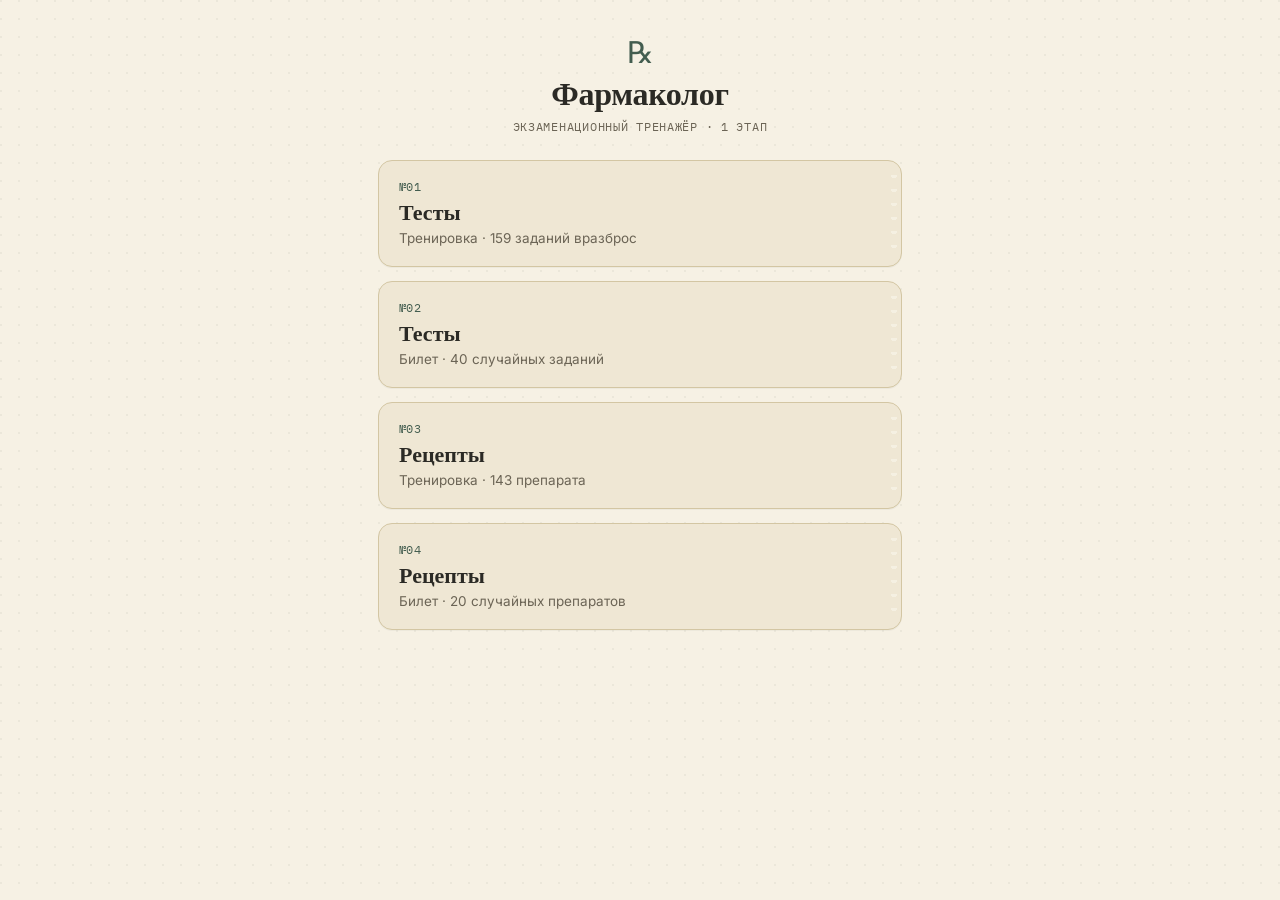
<file: index.html>
<!doctype html>
<html lang="ru">
<head>
<meta charset="utf-8" />
<meta name="viewport" content="width=device-width, initial-scale=1, viewport-fit=cover" />
<title>Фармаколог — тренажёр</title>
<link rel="preconnect" href="https://fonts.googleapis.com">
<link rel="preconnect" href="https://fonts.gstatic.com" crossorigin>
<link href="https://fonts.googleapis.com/css2?family=Fraunces:opsz,wght@9..144,500;9..144,600;9..144,700&family=Inter:wght@400;500;600;700&family=IBM+Plex+Mono:wght@500;600&display=swap" rel="stylesheet">
<link rel="stylesheet" href="style.css" />
<script src="https://telegram.org/js/telegram-web-app.js"></script>
</head>
<body>

<div id="app">

  <!-- HOME SCREEN -->
  <section id="screen-home" class="screen">
    <header class="masthead">
      <div class="masthead-mark">℞</div>
      <h1>Фармаколог</h1>
      <p class="masthead-sub">Экзаменационный тренажёр · 1&nbsp;этап</p>
    </header>

    <nav class="deck">
      <button class="ticket" data-mode="train_test">
        <span class="ticket-no">№01</span>
        <span class="ticket-title">Тесты</span>
        <span class="ticket-desc">Тренировка · 159 заданий вразброс</span>
        <span class="ticket-perf" aria-hidden="true"></span>
      </button>

      <button class="ticket" data-mode="exam_test">
        <span class="ticket-no">№02</span>
        <span class="ticket-title">Тесты</span>
        <span class="ticket-desc">Билет · 40 случайных заданий</span>
        <span class="ticket-perf" aria-hidden="true"></span>
      </button>

      <button class="ticket" data-mode="train_recipe">
        <span class="ticket-no">№03</span>
        <span class="ticket-title">Рецепты</span>
        <span class="ticket-desc">Тренировка · 143 препарата</span>
        <span class="ticket-perf" aria-hidden="true"></span>
      </button>

      <button class="ticket" data-mode="exam_recipe">
        <span class="ticket-no">№04</span>
        <span class="ticket-title">Рецепты</span>
        <span class="ticket-desc">Билет · 20 случайных препаратов</span>
        <span class="ticket-perf" aria-hidden="true"></span>
      </button>
    </nav>
  </section>

  <!-- SESSION SCREEN -->
  <section id="screen-session" class="screen hidden">
    <header class="session-bar">
      <button id="btn-back" class="icon-btn" aria-label="Назад">←</button>
      <span id="session-counter" class="session-counter">1 / 40</span>
      <span id="session-label" class="session-label">тесты</span>
    </header>

    <div id="card-area" class="card-area"></div>
  </section>

  <!-- RESULT SCREEN -->
  <section id="screen-result" class="screen hidden">
    <div class="result-card">
      <div class="result-mark">✓</div>
      <h2>Готово</h2>
      <p id="result-text" class="result-text"></p>
      <button id="btn-again" class="btn-primary">В начало</button>
    </div>
  </section>

</div>

<script src="app.js"></script>
</body>
</html>
</file>
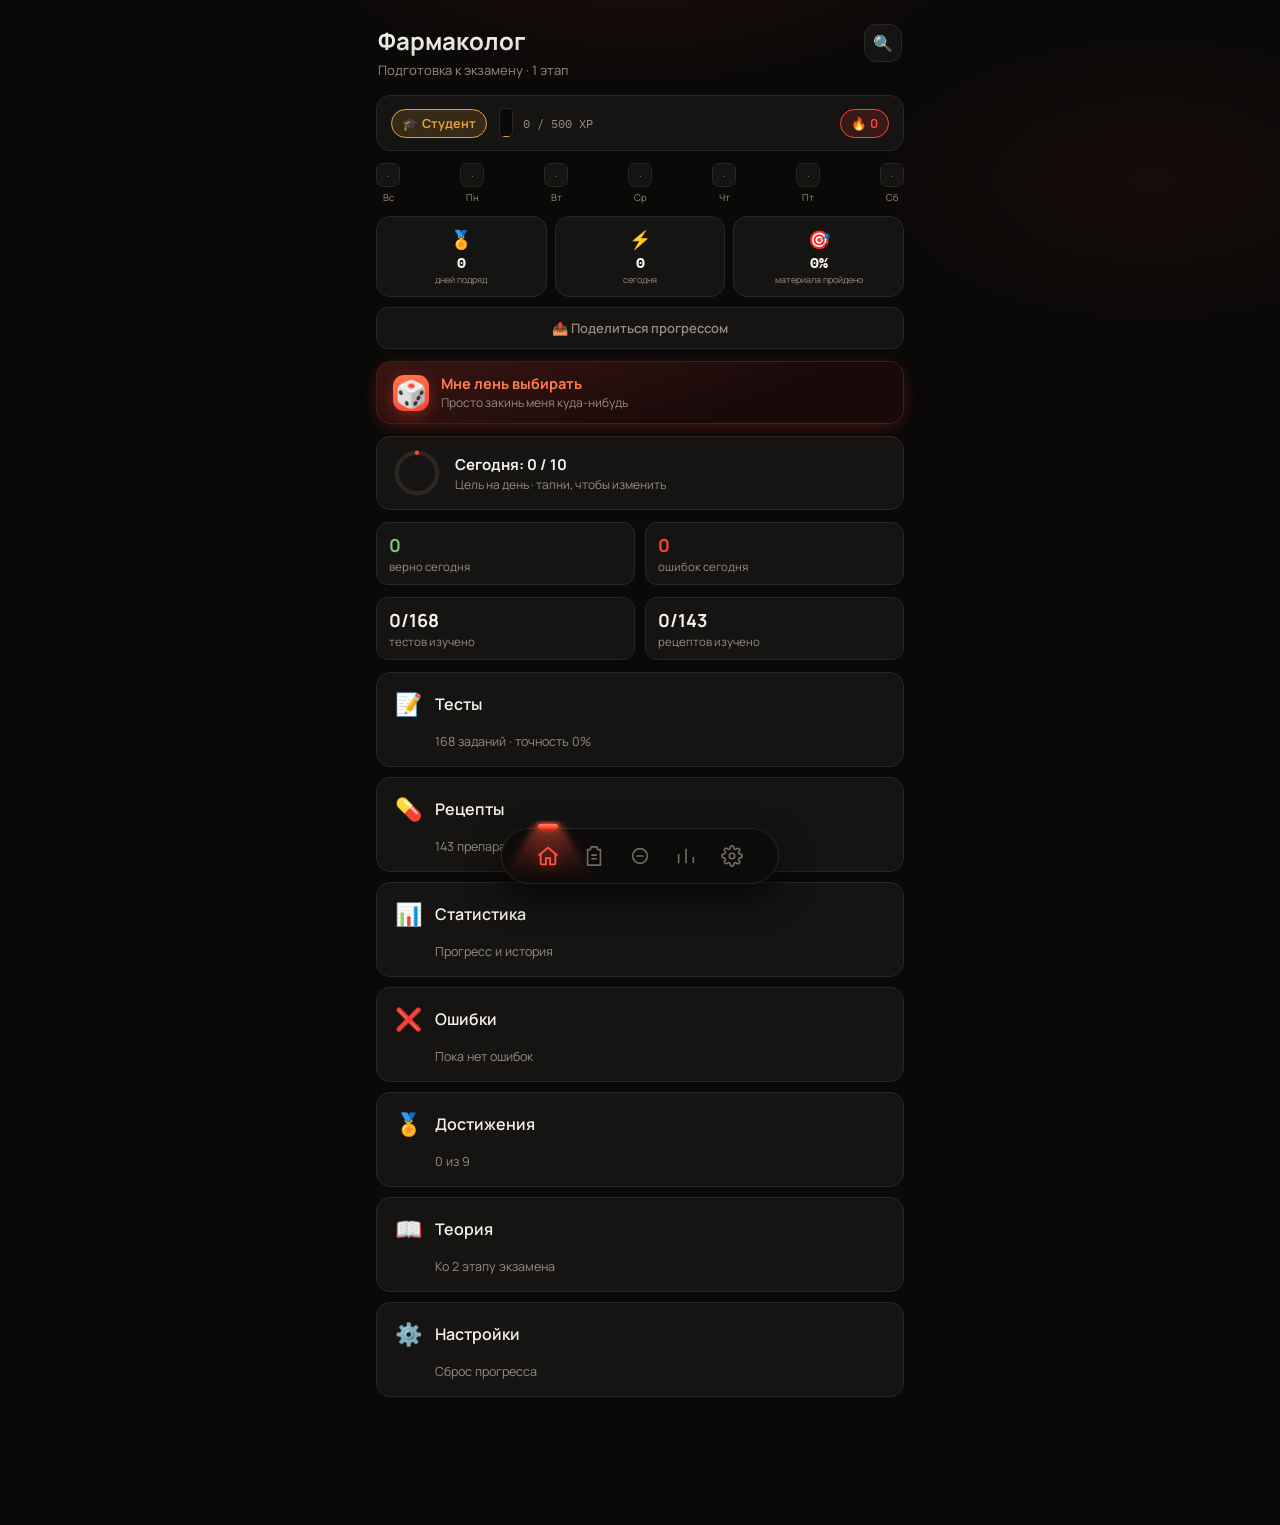
<file: docs/index.html>
<!doctype html>
<html lang="ru">
<head>
<meta charset="utf-8" />
<meta name="viewport" content="width=device-width, initial-scale=1, viewport-fit=cover" />
<title>Фармаколог — тренажёр</title>

<link rel="manifest" href="manifest.json" />
<meta name="theme-color" content="#2563eb" />
<meta name="apple-mobile-web-app-capable" content="yes" />
<meta name="apple-mobile-web-app-status-bar-style" content="black-translucent" />
<meta name="apple-mobile-web-app-title" content="Фарма" />
<link rel="apple-touch-icon" href="apple-touch-icon.png" />
<link rel="icon" href="icon-192.png" />

<link rel="preconnect" href="https://fonts.googleapis.com">
<link rel="preconnect" href="https://fonts.gstatic.com" crossorigin>
<link href="https://fonts.googleapis.com/css2?family=Inter:wght@400;500;600;700&family=Manrope:wght@400;500;600;700;800&family=IBM+Plex+Mono:wght@500;600&display=swap" rel="stylesheet">
<link rel="stylesheet" href="style.css?v=14" />
<script src="https://telegram.org/js/telegram-web-app.js"></script>
</head>
<body>

<div id="app">

  <div id="toast-host" class="toast-host" aria-live="polite"></div>

  <!-- HOME -->
  <section id="screen-home" class="screen">
    <header class="topbar">
      <div class="topbar-row">
        <div>
          <h1>Фармаколог</h1>
          <p class="topbar-sub">Подготовка к экзамену · 1 этап</p>
        </div>
        <button class="icon-btn topbar-search-btn" id="btn-global-search" aria-label="Поиск по всему">🔍</button>
      </div>
    </header>

    <button class="gami-strip" id="gami-strip" data-nav="achievements">
      <div class="gami-rank" id="gami-rank"></div>
      <div class="gami-mid">
        <div class="gami-vial"><div class="gami-vial-fill" id="gami-vial-fill"></div></div>
        <div class="gami-xp" id="gami-xp"></div>
      </div>
      <div class="gami-streak" id="gami-streak"></div>
    </button>
    <div class="gami-week" id="gami-week"></div>
    <div class="badge-row" id="badge-row"></div>
    <button class="share-progress-btn" id="btn-share-progress">📤 Поделиться прогрессом</button>

    <button class="lazy-btn" id="btn-lazy">
      <span class="lazy-btn-icon">🎲</span>
      <span class="lazy-btn-text">
        <span class="lazy-btn-title">Мне лень выбирать</span>
        <span class="lazy-btn-sub">Просто закинь меня куда-нибудь</span>
      </span>
    </button>

    <button class="goal-ring-card" id="goal-ring-card" data-nav="settings">
      <svg class="goal-ring" viewBox="0 0 64 64" id="goal-ring-svg">
        <circle cx="32" cy="32" r="27" fill="none" stroke="var(--border)" stroke-width="6"></circle>
        <circle cx="32" cy="32" r="27" fill="none" stroke="var(--green)" stroke-width="6" stroke-linecap="round"
          id="goal-ring-fill" transform="rotate(-90 32 32)"></circle>
      </svg>
      <span class="goal-ring-text">
        <span class="goal-ring-title" id="goal-ring-title">Сегодня: 0 / 10</span>
        <span class="goal-ring-sub" id="goal-ring-sub">Цель на день</span>
      </span>
    </button>

    <div class="today-strip" id="today-strip"></div>

    <button class="continue-card hidden" id="continue-card">
      <span class="continue-top">
        <span id="continue-title">▶ Продолжить обучение</span>
        <span id="continue-counter"></span>
      </span>
      <span class="continue-bar"><span class="continue-bar-fill" id="continue-bar-fill"></span></span>
    </button>
    <button class="link-btn hidden" id="btn-all-sessions">Все сессии</button>

    <div class="progress-strip" id="progress-strip"></div>

    <nav class="deck" id="home-deck">
      <button class="card" data-nav="tests">
        <span class="card-icon">📝</span>
        <span class="card-title">Тесты</span>
        <span class="card-sub" id="card-tests-sub"></span>
      </button>
      <button class="card" data-nav="recipes">
        <span class="card-icon">💊</span>
        <span class="card-title">Рецепты</span>
        <span class="card-sub" id="card-recipes-sub"></span>
      </button>
      <button class="card" data-nav="stats">
        <span class="card-icon">📊</span>
        <span class="card-title">Статистика</span>
        <span class="card-sub">Прогресс и история</span>
      </button>
      <button class="card" data-nav="errors">
        <span class="card-icon">❌</span>
        <span class="card-title">Ошибки</span>
        <span class="card-sub" id="card-errors-sub"></span>
      </button>
      <button class="card" id="card-achievements" data-nav="achievements">
        <span class="card-icon">🏅</span>
        <span class="card-title">Достижения</span>
        <span class="card-sub" id="card-ach-sub"></span>
      </button>
      <button class="card" data-nav="theory">
        <span class="card-icon">📖</span>
        <span class="card-title">Теория</span>
        <span class="card-sub">Ко 2 этапу экзамена</span>
      </button>
      <button class="card" data-nav="settings">
        <span class="card-icon">⚙️</span>
        <span class="card-title">Настройки</span>
        <span class="card-sub">Сброс прогресса</span>
      </button>
    </nav>
  </section>

  <!-- Модалка "Поделиться прогрессом" -->
  <div id="share-modal" class="share-modal hidden">
    <div class="share-modal-card">
      <canvas id="share-canvas" width="640" height="640"></canvas>
      <div class="share-modal-actions">
        <a id="share-download-link" class="btn-primary" download="pharmabot-progress.png">Скачать картинку</a>
        <button id="share-native-btn" class="link-btn hidden">Поделиться</button>
        <button id="share-close-btn" class="link-btn">Закрыть</button>
      </div>
    </div>
  </div>

  <!-- MODE SELECT (Тесты / Рецепты) -->
  <section id="screen-modes" class="screen hidden">
    <header class="subbar">
      <button class="icon-btn" data-back="home">←</button>
      <span id="modes-title" class="subbar-title"></span>
      <button class="icon-btn search-btn" id="btn-open-search">🔍 Поиск</button>
    </header>
    <div class="mode-list" id="mode-list"></div>
  </section>

  <!-- TOPIC SELECT (по фарм-группам) -->
  <section id="screen-topics" class="screen hidden">
    <header class="subbar">
      <button class="icon-btn" data-back="modes">←</button>
      <span id="topics-title" class="subbar-title">По группам</span>
      <span style="width:40px;"></span>
    </header>
    <div class="mode-list" id="topic-list"></div>
  </section>

  <!-- SEARCH -->
  <section id="screen-search" class="screen hidden">
    <header class="subbar">
      <button class="icon-btn" data-back="modes">←</button>
      <span class="subbar-title" id="search-title">Поиск по тестам</span>
    </header>
    <div class="search-body">
      <input type="text" id="search-input" class="search-input" placeholder="Номер или текст вопроса" autocomplete="off" />
      <div class="filter-chips" id="filter-chips">
        <button class="chip active" data-filter="all">Все</button>
        <button class="chip" data-filter="choice:single">Один ответ</button>
        <button class="chip" data-filter="choice:multi">Несколько ответов</button>
        <button class="chip" data-filter="matching">Соответствие</button>
        <button class="chip" data-filter="table,characterize">Таблица</button>
        <button class="chip" data-filter="fill_blank,fill_blank_simple">Вставить слово</button>
      </div>
      <div class="search-results" id="search-results"></div>
    </div>
  </section>

  <!-- ERRORS HUB -->
  <section id="screen-errors" class="screen hidden">
    <header class="subbar">
      <button class="icon-btn" data-back="home">←</button>
      <span class="subbar-title">Ошибки</span>
    </header>
    <div class="mode-list" id="errors-list"></div>
  </section>

  <!-- SESSIONS HISTORY -->
  <section id="screen-sessions" class="screen hidden">
    <header class="subbar">
      <button class="icon-btn" data-back="home">←</button>
      <span class="subbar-title">Сессии</span>
    </header>
    <div class="mode-list" id="sessions-list"></div>
  </section>

  <!-- SESSION -->
  <section id="screen-session" class="screen hidden">
    <header class="session-bar">
      <button class="icon-btn" data-back="modes">←</button>
      <span id="session-counter" class="session-counter">1 / 40</span>
      <span id="session-timer" class="session-timer hidden"></span>
      <span id="session-label" class="session-label">тесты</span>
    </header>
    <div class="session-progress"><span class="session-progress-fill" id="session-progress-fill"></span></div>
    <div id="card-area" class="card-area"></div>
  </section>

  <!-- RESULT -->
  <section id="screen-result" class="screen hidden">
    <div class="result-card">
      <div class="result-mark" id="result-mark">✓</div>
      <h2 id="result-praise">Готово</h2>
      <p id="result-text" class="result-text"></p>
      <div class="result-actions">
        <button id="btn-review-errors" class="btn-secondary hidden">Разобрать ошибки</button>
        <button id="btn-retry" class="btn-secondary">Пройти ещё раз</button>
        <button id="btn-again" class="btn-primary">На главную</button>
      </div>
    </div>
  </section>

  <!-- STATS -->
  <section id="screen-stats" class="screen hidden">
    <header class="subbar">
      <button class="icon-btn" data-back="home">←</button>
      <span class="subbar-title">Статистика</span>
    </header>
    <div id="stats-body" class="stats-body"></div>
  </section>

  <!-- SETTINGS -->
  <section id="screen-settings" class="screen hidden">
    <header class="subbar">
      <button class="icon-btn" data-back="home">←</button>
      <span class="subbar-title">Настройки</span>
    </header>
    <div class="settings-body">
      <div class="settings-row settings-row-col">
        <div>
          <div class="settings-row-title">Твоё имя</div>
          <div class="settings-row-sub">Для персональной похвалы после экзамена</div>
        </div>
        <input type="text" id="setting-name" class="name-input" placeholder="Например, Магомед" maxlength="40" />
      </div>
      <div class="settings-row">
        <div>
          <div class="settings-row-title">Тёмная тема</div>
          <div class="settings-row-sub">По умолчанию — как в Telegram</div>
        </div>
        <button id="theme-toggle" class="switch" role="switch" aria-checked="false"><span class="switch-knob"></span></button>
      </div>
      <div class="settings-row">
        <div>
          <div class="settings-row-title">Перемешивать варианты</div>
          <div class="settings-row-sub">Случайный порядок ответов в тестах</div>
        </div>
        <button id="setting-shuffle" class="switch" role="switch" aria-checked="false"><span class="switch-knob"></span></button>
      </div>
      <div class="settings-row">
        <div>
          <div class="settings-row-title">Таймер экзамена</div>
          <div class="settings-row-sub">Обратный отсчёт в режиме «Экзамен»</div>
        </div>
        <button id="setting-timer" class="switch" role="switch" aria-checked="false"><span class="switch-knob"></span></button>
      </div>
      <div class="settings-row">
        <div>
          <div class="settings-row-title">Объяснения к тестам</div>
          <div class="settings-row-sub">Блок 💡 с разбором после ответа</div>
        </div>
        <button id="setting-explanations" class="switch" role="switch" aria-checked="true"><span class="switch-knob"></span></button>
      </div>
      <div class="settings-row">
        <div>
          <div class="settings-row-title">Геймификация</div>
          <div class="settings-row-sub">Ранг, опыт, серия дней и достижения на главном</div>
        </div>
        <button id="setting-gamification" class="switch" role="switch" aria-checked="true"><span class="switch-knob"></span></button>
      </div>
      <div class="settings-row">
        <div>
          <div class="settings-row-title">Напоминание про перерыв</div>
          <div class="settings-row-sub">Мягкая подсказка сделать паузу в долгих сессиях</div>
        </div>
        <button id="setting-breaks" class="switch" role="switch" aria-checked="true"><span class="switch-knob"></span></button>
      </div>
      <div class="settings-row settings-row-col">
        <div>
          <div class="settings-row-title">Размер шрифта</div>
          <div class="settings-row-sub">Текст вопросов и вариантов</div>
        </div>
        <div class="segmented" id="setting-fontsize">
          <button data-size="small">A</button>
          <button data-size="medium">A</button>
          <button data-size="large">A</button>
        </div>
      </div>
      <div class="settings-row">
        <div>
          <div class="settings-row-title">Цель на день</div>
          <div class="settings-row-sub">Сколько вопросов/рецептов — «сегодня готово»</div>
        </div>
        <div class="segmented" id="setting-dailygoal">
          <button data-goal="5">5</button>
          <button data-goal="10">10</button>
          <button data-goal="15">15</button>
          <button data-goal="20">20</button>
        </div>
      </div>
      <div class="settings-row settings-row-col">
        <div>
          <div class="settings-row-title">Тест на соответствие</div>
          <div class="settings-row-sub">Как выглядят задания на сопоставление</div>
        </div>
        <div class="segmented" id="setting-matchstyle">
          <button data-style="cards">Карточки</button>
          <button data-style="list">Список</button>
          <button data-style="lines">Линии</button>
        </div>
      </div>
      <p class="settings-note">Прогресс, избранное и статистика хранятся локально в этом браузере/приложении Telegram.</p>
      <button id="btn-reset" class="btn-danger">Сбросить весь прогресс</button>
    </div>
  </section>

  <!-- ACHIEVEMENTS -->
  <section id="screen-achievements" class="screen hidden">
    <header class="subbar">
      <button class="icon-btn" data-back="home">←</button>
      <span class="subbar-title">Достижения</span>
    </header>
    <div class="ach-body" id="ach-body"></div>
  </section>

  <!-- UNLOCK MOMENT -->
  <section id="screen-unlock" class="screen hidden">
    <div class="unlock-overlay">
      <div class="unlock-eyebrow">Новая печать получена</div>
      <div class="unlock-seal" id="unlock-seal"></div>
      <div class="unlock-title" id="unlock-title"></div>
      <div class="unlock-desc" id="unlock-desc"></div>
      <button class="btn-primary unlock-btn" id="btn-unlock-close">Забрать награду</button>
    </div>
  </section>

  <!-- THEORY HUB -->
  <section id="screen-theory-hub" class="screen hidden">
    <header class="subbar">
      <button class="icon-btn" data-back="home">←</button>
      <span class="subbar-title">Теория</span>
    </header>
    <div class="theory-search-wrap">
      <input type="text" id="theory-search-input" class="theory-search-input" placeholder="Поиск по вопросам теории..." />
    </div>
    <div id="theory-search-results" class="theory-search-results hidden"></div>
    <div class="deck" id="theory-hub-body"></div>
  </section>

  <!-- THEORY BOOK PAGE -->
  <section id="screen-theory-list" class="screen hidden">
    <header class="tb-top">
      <button class="icon-btn" data-back="theory-hub">←</button>
      <span class="tb-pool" id="theory-book-pool"></span>
      <span class="tb-pos" id="theory-book-pos"></span>
    </header>
    <div class="tb-progress"><div class="tb-progress-fill" id="theory-book-progress"></div></div>
    <div class="tb-page" id="theory-book-page"></div>
    <div class="tb-pagenav">
      <button class="tb-pagenav-btn" id="theory-book-prev">← Пред. вопрос</button>
      <button class="tb-pagenav-btn" id="theory-book-next">След. вопрос →</button>
    </div>
  </section>

</div>

<div class="navwrap" id="bottom-nav">
  <div class="nav-outer">
    <div class="nav-lamp" id="nav-lamp"></div>
    <svg class="nav-cone" id="nav-cone" width="128" height="100" viewBox="0 0 128 100" aria-hidden="true">
      <defs>
        <linearGradient id="navConeGrad" x1="0" y1="0" x2="0" y2="1">
          <stop offset="0%" stop-color="#ff6448" stop-opacity="0.62"/>
          <stop offset="15%" stop-color="#ff5e42" stop-opacity="0.46"/>
          <stop offset="35%" stop-color="#ff5238" stop-opacity="0.3"/>
          <stop offset="55%" stop-color="#ff4930" stop-opacity="0.17"/>
          <stop offset="75%" stop-color="#ff3f2a" stop-opacity="0.08"/>
          <stop offset="90%" stop-color="#ff3626" stop-opacity="0.03"/>
          <stop offset="100%" stop-color="#ff3626" stop-opacity="0"/>
        </linearGradient>
        <filter id="navConeBlur" x="-20%" y="-20%" width="140%" height="140%">
          <feGaussianBlur stdDeviation="4 1"/>
        </filter>
      </defs>
      <polygon points="54,20 74,20 112,80 16,80" fill="url(#navConeGrad)" filter="url(#navConeBlur)"/>
    </svg>
    <nav class="nav-bar" id="nav-bar">
      <button class="nav-btn" data-nav="home" data-navkey="home" aria-label="Главная">
        <svg viewBox="0 0 24 24"><path d="M3 11.5 12 4l9 7.5"/><path d="M5 10v9a1 1 0 0 0 1 1h4v-6h4v6h4a1 1 0 0 0 1-1v-9"/></svg>
      </button>
      <button class="nav-btn" data-nav="tests" data-navkey="tests" aria-label="Тесты">
        <svg viewBox="0 0 24 24"><path d="M9 2h6l1 3h3v17H5V5h3l1-3Z"/><path d="M9 11h6M9 15h6"/></svg>
      </button>
      <button class="nav-btn" data-nav="recipes" data-navkey="recipes" aria-label="Рецепты">
        <svg viewBox="0 0 24 24"><rect x="4" y="4" width="16" height="16" rx="8"/><path d="M8 12h8"/></svg>
      </button>
      <button class="nav-btn" data-nav="stats" data-navkey="stats" aria-label="Статистика">
        <svg viewBox="0 0 24 24"><path d="M4 20V10M12 20V4M20 20v-7"/></svg>
      </button>
      <button class="nav-btn" data-nav="settings" data-navkey="settings" aria-label="Настройки">
        <svg viewBox="0 0 24 24"><circle cx="12" cy="12" r="3"/><path d="M19.4 15a1.7 1.7 0 0 0 .34 1.87l.06.06a2 2 0 1 1-2.83 2.83l-.06-.06a1.7 1.7 0 0 0-1.87-.34 1.7 1.7 0 0 0-1 1.55V21a2 2 0 0 1-4 0v-.09A1.7 1.7 0 0 0 9 19.4a1.7 1.7 0 0 0-1.87.34l-.06.06a2 2 0 1 1-2.83-2.83l.06-.06A1.7 1.7 0 0 0 4.6 15a1.7 1.7 0 0 0-1.55-1H3a2 2 0 0 1 0-4h.09A1.7 1.7 0 0 0 4.6 9a1.7 1.7 0 0 0-.34-1.87l-.06-.06a2 2 0 1 1 2.83-2.83l.06.06A1.7 1.7 0 0 0 9 4.6a1.7 1.7 0 0 0 1-1.55V3a2 2 0 0 1 4 0v.09a1.7 1.7 0 0 0 1 1.55 1.7 1.7 0 0 0 1.87-.34l.06-.06a2 2 0 1 1 2.83 2.83l-.06.06A1.7 1.7 0 0 0 19.4 9a1.7 1.7 0 0 0 1.55 1H21a2 2 0 0 1 0 4h-.09a1.7 1.7 0 0 0-1.55 1Z"/></svg>
      </button>
    </nav>
  </div>
</div>

<script type="module" src="js/app.js?v=23"></script>
<script>
  if ("serviceWorker" in navigator) {
    window.addEventListener("load", () => {
      navigator.serviceWorker.register("sw.js").catch((err) => console.warn("SW registration failed:", err));
    });
  }
</script>
</body>
</html>
</file>
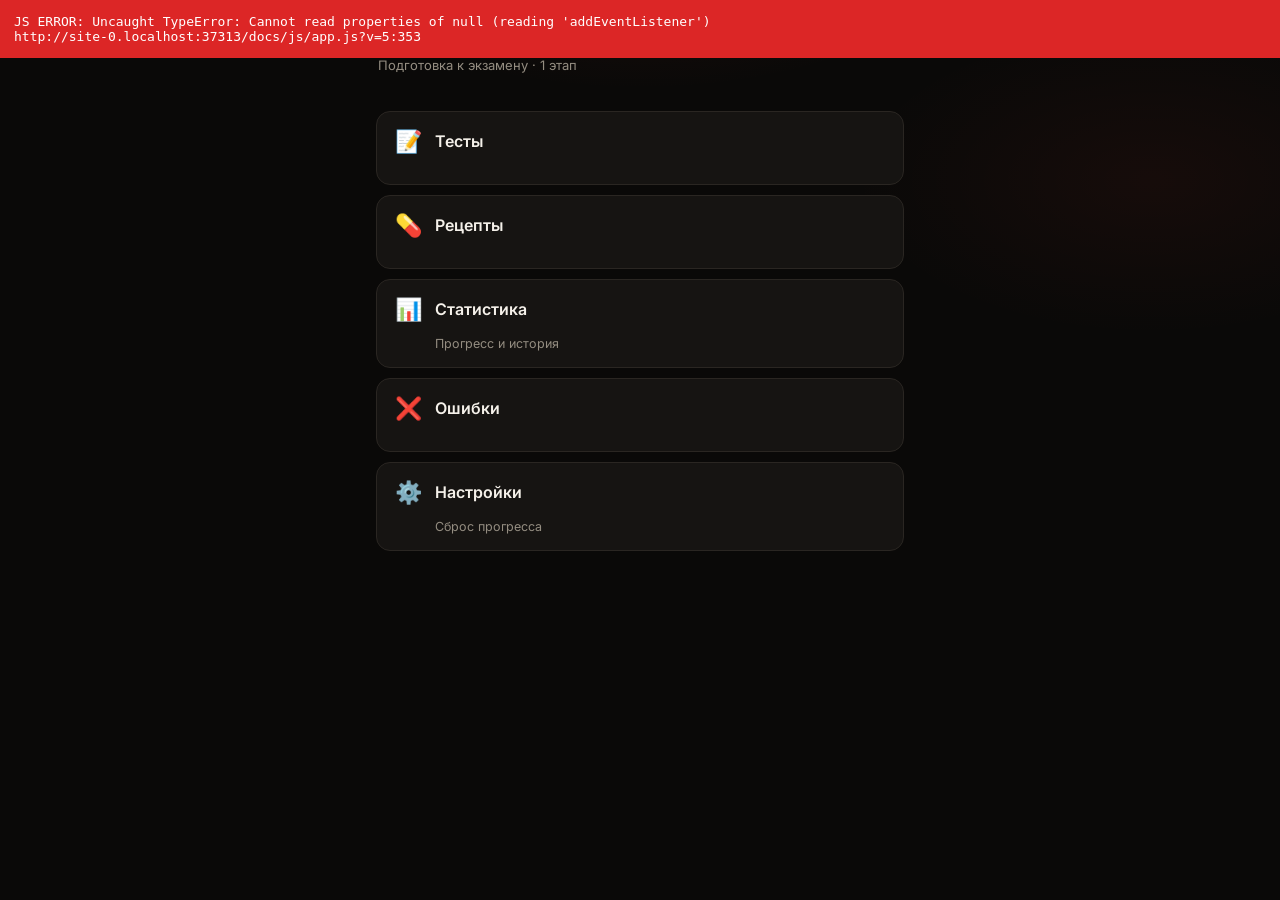
<file: docs/index diag.html>
<!doctype html>
<html lang="ru">
<head>
<meta charset="utf-8" />
<meta name="viewport" content="width=device-width, initial-scale=1, viewport-fit=cover" />
<title>Фармаколог — тренажёр</title>
<link rel="preconnect" href="https://fonts.googleapis.com">
<link rel="preconnect" href="https://fonts.gstatic.com" crossorigin>
<link href="https://fonts.googleapis.com/css2?family=Inter:wght@400;500;600;700&family=IBM+Plex+Mono:wght@500;600&display=swap" rel="stylesheet">
<link rel="stylesheet" href="style.css" />
<script src="https://telegram.org/js/telegram-web-app.js"></script>
</head>
<body>

<div id="app">

  <!-- HOME -->
  <section id="screen-home" class="screen">
    <header class="topbar">
      <h1>Фармаколог</h1>
      <p class="topbar-sub">Подготовка к экзамену · 1 этап</p>
    </header>

    <div class="today-strip" id="today-strip"></div>

    <button class="continue-card hidden" id="continue-card">
      <span class="continue-top">
        <span>▶ Продолжить обучение</span>
        <span id="continue-counter"></span>
      </span>
      <span class="continue-bar"><span class="continue-bar-fill" id="continue-bar-fill"></span></span>
    </button>

    <div class="progress-strip" id="progress-strip"></div>

    <nav class="deck" id="home-deck">
      <button class="card" data-nav="tests">
        <span class="card-icon">📝</span>
        <span class="card-title">Тесты</span>
        <span class="card-sub" id="card-tests-sub"></span>
      </button>
      <button class="card" data-nav="recipes">
        <span class="card-icon">💊</span>
        <span class="card-title">Рецепты</span>
        <span class="card-sub" id="card-recipes-sub"></span>
      </button>
      <button class="card" data-nav="stats">
        <span class="card-icon">📊</span>
        <span class="card-title">Статистика</span>
        <span class="card-sub">Прогресс и история</span>
      </button>
      <button class="card" data-nav="errors">
        <span class="card-icon">❌</span>
        <span class="card-title">Ошибки</span>
        <span class="card-sub" id="card-errors-sub"></span>
      </button>
      <button class="card" data-nav="settings">
        <span class="card-icon">⚙️</span>
        <span class="card-title">Настройки</span>
        <span class="card-sub">Сброс прогресса</span>
      </button>
    </nav>
  </section>

  <!-- MODE SELECT (Тесты / Рецепты) -->
  <section id="screen-modes" class="screen hidden">
    <header class="subbar">
      <button class="icon-btn" data-back="home">←</button>
      <span id="modes-title" class="subbar-title"></span>
      <button class="icon-btn search-btn" id="btn-open-search">🔍 Поиск</button>
    </header>
    <div class="mode-list" id="mode-list"></div>
  </section>

  <!-- SEARCH -->
  <section id="screen-search" class="screen hidden">
    <header class="subbar">
      <button class="icon-btn" data-back="modes">←</button>
      <span class="subbar-title">Поиск по тестам</span>
    </header>
    <div class="search-body">
      <input type="text" id="search-input" class="search-input" placeholder="Номер или текст вопроса" autocomplete="off" />
      <div class="filter-chips" id="filter-chips">
        <button class="chip active" data-filter="all">Все</button>
        <button class="chip" data-filter="choice:single">Один ответ</button>
        <button class="chip" data-filter="choice:multi">Несколько ответов</button>
        <button class="chip" data-filter="matching">Соответствие</button>
        <button class="chip" data-filter="table,characterize">Таблица</button>
        <button class="chip" data-filter="fill_blank,fill_blank_simple">Вставить слово</button>
      </div>
      <div class="search-results" id="search-results"></div>
    </div>
  </section>

  <!-- ERRORS HUB -->
  <section id="screen-errors" class="screen hidden">
    <header class="subbar">
      <button class="icon-btn" data-back="home">←</button>
      <span class="subbar-title">Ошибки</span>
    </header>
    <div class="mode-list" id="errors-list"></div>
  </section>

  <!-- SESSION -->
  <section id="screen-session" class="screen hidden">
    <header class="session-bar">
      <button class="icon-btn" data-back="modes">←</button>
      <span id="session-counter" class="session-counter">1 / 40</span>
      <span id="session-timer" class="session-timer hidden"></span>
      <span id="session-label" class="session-label">тесты</span>
    </header>
    <div class="session-progress"><span class="session-progress-fill" id="session-progress-fill"></span></div>
    <div id="card-area" class="card-area"></div>
  </section>

  <!-- RESULT -->
  <section id="screen-result" class="screen hidden">
    <div class="result-card">
      <div class="result-mark" id="result-mark">✓</div>
      <h2 id="result-praise">Готово</h2>
      <p id="result-text" class="result-text"></p>
      <div class="result-actions">
        <button id="btn-review-errors" class="btn-secondary hidden">Разобрать ошибки</button>
        <button id="btn-retry" class="btn-secondary">Пройти ещё раз</button>
        <button id="btn-again" class="btn-primary">На главную</button>
      </div>
    </div>
  </section>

  <!-- STATS -->
  <section id="screen-stats" class="screen hidden">
    <header class="subbar">
      <button class="icon-btn" data-back="home">←</button>
      <span class="subbar-title">Статистика</span>
    </header>
    <div id="stats-body" class="stats-body"></div>
  </section>

  <!-- SETTINGS -->
  <section id="screen-settings" class="screen hidden">
    <header class="subbar">
      <button class="icon-btn" data-back="home">←</button>
      <span class="subbar-title">Настройки</span>
    </header>
    <div class="settings-body">
      <div class="settings-row settings-row-col">
        <div>
          <div class="settings-row-title">Твоё имя</div>
          <div class="settings-row-sub">Для персональной похвалы после экзамена</div>
        </div>
        <input type="text" id="setting-name" class="name-input" placeholder="Например, Магомед" maxlength="40" />
      </div>
      <div class="settings-row">
        <div>
          <div class="settings-row-title">Тёмная тема</div>
          <div class="settings-row-sub">По умолчанию — как в Telegram</div>
        </div>
        <button id="theme-toggle" class="switch" role="switch" aria-checked="false"><span class="switch-knob"></span></button>
      </div>
      <div class="settings-row">
        <div>
          <div class="settings-row-title">Перемешивать варианты</div>
          <div class="settings-row-sub">Случайный порядок ответов в тестах</div>
        </div>
        <button id="setting-shuffle" class="switch" role="switch" aria-checked="false"><span class="switch-knob"></span></button>
      </div>
      <div class="settings-row">
        <div>
          <div class="settings-row-title">Таймер экзамена</div>
          <div class="settings-row-sub">Обратный отсчёт в режиме «Экзамен»</div>
        </div>
        <button id="setting-timer" class="switch" role="switch" aria-checked="false"><span class="switch-knob"></span></button>
      </div>
      <div class="settings-row settings-row-col">
        <div>
          <div class="settings-row-title">Размер шрифта</div>
          <div class="settings-row-sub">Текст вопросов и вариантов</div>
        </div>
        <div class="segmented" id="setting-fontsize">
          <button data-size="small">A</button>
          <button data-size="medium">A</button>
          <button data-size="large">A</button>
        </div>
      </div>
      <p class="settings-note">Прогресс, избранное и статистика хранятся локально в этом браузере/приложении Telegram.</p>
      <button id="btn-reset" class="btn-danger">Сбросить весь прогресс</button>
    </div>
  </section>

</div>

<script type="module" src="js/app.js?v=5"></script>
</body>
</html>
</file>
<file: style.css>
:root {
  --paper: #f6f1e4;
  --paper-alt: #efe7d4;
  --paper-deep: #e6dcc2;
  --ink: #2b2a25;
  --ink-soft: #6b6455;
  --sage: #435d4f;
  --sage-deep: #324539;
  --plum: #7a3b46;
  --ochre: #a97a24;
  --ochre-bg: #f1e2bd;
  --plum-bg: #f2dde1;
  --rule: #d3c6a3;
  --radius: 14px;
}

* { box-sizing: border-box; }

html, body {
  margin: 0;
  padding: 0;
  background: var(--paper);
  color: var(--ink);
  font-family: "Inter", -apple-system, sans-serif;
  -webkit-font-smoothing: antialiased;
}

body {
  min-height: 100vh;
  background-image:
    radial-gradient(circle at 1px 1px, rgba(43,42,37,0.05) 1px, transparent 0);
  background-size: 18px 18px;
}

#app {
  max-width: 560px;
  margin: 0 auto;
  min-height: 100vh;
  padding: 20px 18px 40px;
}

.hidden { display: none !important; }

/* ---------- Masthead ---------- */

.masthead {
  text-align: center;
  padding: 18px 0 26px;
}

.masthead-mark {
  font-family: "Fraunces", serif;
  font-size: 30px;
  color: var(--sage);
  line-height: 1;
  margin-bottom: 6px;
}

.masthead h1 {
  font-family: "Fraunces", serif;
  font-weight: 600;
  font-size: 32px;
  letter-spacing: -0.01em;
  margin: 0;
}

.masthead-sub {
  font-family: "IBM Plex Mono", monospace;
  font-size: 12px;
  letter-spacing: 0.06em;
  text-transform: uppercase;
  color: var(--ink-soft);
  margin: 6px 0 0;
}

/* ---------- Home deck of tickets ---------- */

.deck {
  display: flex;
  flex-direction: column;
  gap: 14px;
}

.ticket {
  position: relative;
  text-align: left;
  background: var(--paper-alt);
  border: 1px solid var(--rule);
  border-radius: var(--radius);
  padding: 18px 20px 20px;
  cursor: pointer;
  display: flex;
  flex-direction: column;
  gap: 4px;
  font-family: inherit;
  color: inherit;
  transition: transform 0.15s ease, box-shadow 0.15s ease;
  box-shadow: 0 1px 0 rgba(43,42,37,0.04);
}

.ticket:active {
  transform: scale(0.98);
  background: var(--paper-deep);
}

.ticket-no {
  font-family: "IBM Plex Mono", monospace;
  font-size: 12px;
  color: var(--sage);
  letter-spacing: 0.04em;
}

.ticket-title {
  font-family: "Fraunces", serif;
  font-size: 22px;
  font-weight: 600;
}

.ticket-desc {
  font-size: 13.5px;
  color: var(--ink-soft);
}

.ticket-perf {
  position: absolute;
  right: 0;
  top: 14px;
  bottom: 14px;
  width: 14px;
  background-image: radial-gradient(circle at 7px 0, var(--paper) 3px, transparent 3.5px);
  background-size: 14px 14px;
  background-repeat: repeat-y;
  opacity: 0.9;
}

/* ---------- Session screen ---------- */

.session-bar {
  display: flex;
  align-items: center;
  justify-content: space-between;
  padding: 4px 2px 18px;
}

.icon-btn {
  background: none;
  border: none;
  font-size: 20px;
  color: var(--ink);
  cursor: pointer;
  padding: 6px 8px;
  margin-left: -8px;
}

.session-counter {
  font-family: "IBM Plex Mono", monospace;
  font-size: 13px;
  color: var(--sage);
  background: var(--paper-alt);
  border: 1px solid var(--rule);
  border-radius: 20px;
  padding: 4px 12px;
}

.session-label {
  font-family: "IBM Plex Mono", monospace;
  font-size: 11px;
  text-transform: uppercase;
  letter-spacing: 0.06em;
  color: var(--ink-soft);
}

.card-area { display: flex; flex-direction: column; gap: 16px; }

/* prescription slip card */
.slip {
  position: relative;
  background: var(--paper-alt);
  border: 1px solid var(--rule);
  border-radius: var(--radius);
  padding: 22px 20px 20px;
}

.slip::before {
  content: "";
  position: absolute;
  top: -1px; left: 0; right: 0;
  height: 8px;
  background-image: radial-gradient(circle at 10px 0, var(--paper) 4px, transparent 4.5px);
  background-size: 20px 8px;
  background-repeat: repeat-x;
}

.slip-kicker {
  font-family: "IBM Plex Mono", monospace;
  font-size: 11px;
  text-transform: uppercase;
  letter-spacing: 0.07em;
  color: var(--sage);
  margin-bottom: 10px;
}

.slip-question {
  font-size: 16.5px;
  line-height: 1.5;
  white-space: pre-wrap;
}

.slip-question b { color: var(--sage-deep); }

.slip-question .blank {
  display: inline-block;
  padding: 0 6px;
  border-bottom: 2px dotted var(--ink-soft);
  color: var(--ink-soft);
}

/* choice options */
.options { display: flex; flex-direction: column; gap: 10px; margin-top: 16px; }

.opt {
  text-align: left;
  background: var(--paper);
  border: 1px solid var(--rule);
  border-radius: 10px;
  padding: 12px 14px;
  font-size: 15px;
  font-family: inherit;
  color: var(--ink);
  cursor: pointer;
  display: flex;
  gap: 10px;
}

.opt .opt-label {
  font-family: "IBM Plex Mono", monospace;
  color: var(--sage);
  flex-shrink: 0;
}

.opt.selected { border-color: var(--sage); background: #eef1ea; }
.opt.correct { border-color: var(--sage); background: var(--ochre-bg); }
.opt.incorrect { border-color: var(--plum); background: var(--plum-bg); }
.opt[disabled] { cursor: default; }

.verdict {
  margin-top: 14px;
  font-family: "IBM Plex Mono", monospace;
  font-size: 13px;
  letter-spacing: 0.03em;
}
.verdict.ok { color: var(--sage-deep); }
.verdict.no { color: var(--plum); }

/* actions row */
.actions { display: flex; gap: 10px; margin-top: 6px; }

.btn-primary {
  flex: 1;
  background: var(--sage);
  color: var(--paper);
  border: none;
  border-radius: 10px;
  padding: 14px 16px;
  font-size: 15px;
  font-weight: 600;
  font-family: inherit;
  cursor: pointer;
}
.btn-primary:active { background: var(--sage-deep); }

.btn-secondary {
  flex: 1;
  background: none;
  border: 1px solid var(--rule);
  color: var(--ink);
  border-radius: 10px;
  padding: 14px 16px;
  font-size: 15px;
  font-family: inherit;
  cursor: pointer;
}

.btn-ghost-pair { display: flex; gap: 10px; margin-top: 6px; }
.btn-know {
  flex: 1; background: var(--ochre-bg); border: 1px solid var(--ochre);
  color: var(--sage-deep); border-radius: 10px; padding: 14px; font-size: 15px;
  font-family: inherit; cursor: pointer; font-weight: 600;
}
.btn-dont {
  flex: 1; background: var(--plum-bg); border: 1px solid var(--plum);
  color: var(--plum); border-radius: 10px; padding: 14px; font-size: 15px;
  font-family: inherit; cursor: pointer; font-weight: 600;
}

/* recipe rx block */
.rx-block {
  margin-top: 14px;
  background: var(--paper);
  border: 1px dashed var(--rule);
  border-radius: 10px;
  padding: 14px 16px;
  font-family: "IBM Plex Mono", monospace;
  font-size: 13.5px;
  line-height: 1.7;
  white-space: pre-wrap;
}

/* ---------- Result screen ---------- */

#screen-result { display: flex; align-items: center; min-height: 80vh; }

.result-card {
  width: 100%;
  text-align: center;
  background: var(--paper-alt);
  border: 1px solid var(--rule);
  border-radius: var(--radius);
  padding: 40px 24px;
}

.result-mark {
  font-size: 34px;
  color: var(--sage);
  margin-bottom: 10px;
}

.result-card h2 {
  font-family: "Fraunces", serif;
  font-size: 26px;
  margin: 0 0 10px;
}

.result-text {
  color: var(--ink-soft);
  font-size: 14.5px;
  line-height: 1.6;
  margin: 0 0 22px;
  white-space: pre-line;
}
</file>
<file: docs/style.css>
:root {
  --tg-safe-top: env(safe-area-inset-top, 0px);
  --tg-safe-bottom: env(safe-area-inset-bottom, 0px);
  --bg: #f7f5f2;
  --surface: #ffffff;
  --surface-2: #f1efe9;
  --ink: #1c1a17;
  --ink-soft: #6b675e;
  --border: #e8e3d9;
  --blue: #e0432f;
  --blue-soft: #fdecea;
  --accent: #e0432f;
  --accent-2: #ff6a4d;
  --accent-soft: #fdecea;
  --accent-glow: rgba(224, 67, 47, 0.25);
  --green: #178a4c;
  --green-soft: #e7f7ed;
  --red: #dc2626;
  --red-soft: #fdecec;
  --amber: #b5720a;
  --amber-soft: #fdf3e3;
  --radius: 14px;
}

html[data-theme="dark"] {
  --bg: #0a0908;
  --surface: #161412;
  --surface-2: #1e1b18;
  --ink: #f5f1ea;
  --ink-soft: #948d81;
  --border: #2a2622;
  --blue: #ff4433;
  --blue-soft: #3a1512;
  --accent: #ff4433;
  --accent-2: #ff7a4d;
  --accent-soft: #3a1512;
  --accent-glow: rgba(255, 68, 51, 0.5);
  --green: #7ac47e;
  --green-soft: #163326;
  --red: #ff4433;
  --red-soft: #3a1512;
  --amber: #e2a13a;
  --amber-soft: #2f2716;
}

html, body { transition: background-color 0.2s ease, color 0.2s ease; }

* { box-sizing: border-box; }
button { color: inherit; font: inherit; }

html, body {
  margin: 0; padding: 0;
  background: var(--bg);
  color: var(--ink);
  font-family: "Manrope", "Inter", -apple-system, sans-serif;
  -webkit-font-smoothing: antialiased;
}

html[data-theme="dark"] body {
  background:
    radial-gradient(600px 300px at 50% -10%, rgba(255, 68, 51, 0.10), transparent 60%),
    radial-gradient(500px 260px at 90% 20%, rgba(255, 68, 51, 0.05), transparent 60%),
    var(--bg);
  background-attachment: fixed;
}

#app { max-width: 560px; margin: 0 auto; min-height: 100vh; padding: calc(18px + var(--tg-safe-top)) 16px 40px; }
#app { padding-bottom: calc(128px + var(--tg-safe-bottom)); }

.topbar h1 {
  background: linear-gradient(180deg, #fff, #cfc9c0 130%);
  -webkit-background-clip: text; background-clip: text;
}
html[data-theme="dark"] .topbar h1 { color: transparent; }
html:not([data-theme="dark"]) .topbar h1 { -webkit-text-fill-color: initial; background: none; color: var(--ink); }
.hidden { display: none !important; }

.topbar { padding: 6px 2px 14px; }
.topbar h1 { font-size: 24px; font-weight: 700; margin: 0; }
.topbar-sub { margin: 4px 0 0; font-size: 13px; color: var(--ink-soft); }

.today-strip, .progress-strip {
  display: flex; gap: 10px; margin-bottom: 12px;
}
.stat-chip {
  flex: 1; background: var(--surface); border: 1px solid var(--border);
  border-radius: 12px; padding: 10px 12px;
}
.stat-chip .n { font-size: 18px; font-weight: 700; }
.stat-chip .l { font-size: 11.5px; color: var(--ink-soft); margin-top: 2px; }
.stat-chip.ok .n { color: var(--green); }
.stat-chip.no .n { color: var(--red); }

.continue-card {
  display: block; width: 100%; text-align: left; font-family: inherit; cursor: pointer;
  background: var(--blue-soft); border: 1px solid var(--blue); border-radius: var(--radius);
  padding: 14px 16px; margin-bottom: 12px; color: inherit;
}
.continue-top { display: flex; justify-content: space-between; align-items: center; font-size: 14.5px; font-weight: 600; color: var(--blue); }
.continue-bar { display: block; height: 6px; border-radius: 999px; background: rgba(37,99,235,0.15); margin-top: 10px; overflow: hidden; }
.continue-bar-fill { display: block; height: 100%; background: var(--blue); border-radius: 999px; transition: width 0.2s ease; }

.lazy-btn {
  display: flex; align-items: center; gap: 12px; width: 100%; text-align: left;
  font-family: inherit; cursor: pointer; color: inherit;
  background: linear-gradient(135deg, #e0432f14, #e0432f08);
  border: 1px solid #e0432f45; border-radius: var(--radius);
  padding: 12px 16px; margin-bottom: 12px;
}
.lazy-btn:active { background: linear-gradient(135deg, #e0432f22, #e0432f10); }
.lazy-btn-icon { font-size: 26px; flex-shrink: 0; }
.lazy-btn-text { display: flex; flex-direction: column; min-width: 0; }
.lazy-btn-title { font-size: 14.5px; font-weight: 700; color: #c9351f; }
.lazy-btn-sub { font-size: 12px; color: var(--ink-soft); margin-top: 1px; }
html[data-theme="dark"] .lazy-btn {
  background: linear-gradient(160deg, var(--accent-soft), #170a09 70%);
  border-color: #4a1c17;
  box-shadow: 0 4px 20px -8px var(--accent-glow);
}
html[data-theme="dark"] .lazy-btn-title { color: var(--accent-2); }
html[data-theme="dark"] .lazy-btn-icon {
  background: linear-gradient(160deg, var(--accent-2), var(--accent));
  border-radius: 11px; display: inline-flex; align-items: center; justify-content: center;
  width: 36px; height: 36px; box-shadow: 0 4px 16px -2px var(--accent-glow);
}

.toast-host {
  position: fixed; top: max(12px, env(safe-area-inset-top)); left: 0; right: 0;
  display: flex; flex-direction: column; align-items: center; gap: 8px;
  pointer-events: none; z-index: 999;
}
.toast {
  font-size: 14px; font-weight: 700; color: #fff; padding: 9px 18px; border-radius: 999px;
  box-shadow: 0 4px 14px rgba(0,0,0,0.2); animation: toast-in 0.22s cubic-bezier(.34,1.56,.64,1);
  white-space: nowrap;
}
.toast-streak { background: linear-gradient(135deg, #f97316, #ea580c); }
.toast-bonus { background: linear-gradient(135deg, #7c3aed, #6d28d9); }
.toast-break { background: linear-gradient(135deg, #0d9488, #0f766e); white-space: normal; max-width: 82vw; text-align: center; line-height: 1.35; }

.goal-ring-card {
  display: flex; align-items: center; gap: 14px; width: 100%; text-align: left;
  font-family: inherit; cursor: pointer; color: inherit;
  background: var(--surface); border: 1px solid var(--border); border-radius: var(--radius);
  padding: 12px 16px; margin-bottom: 12px;
}
.goal-ring { width: 48px; height: 48px; flex-shrink: 0; }
#goal-ring-fill { transition: stroke-dasharray 0.3s ease; }
.goal-ring-text { display: flex; flex-direction: column; min-width: 0; }
.goal-ring-title { font-size: 15px; font-weight: 700; }
.goal-ring-sub { font-size: 12px; color: var(--ink-soft); margin-top: 1px; }
.toast-out { animation: toast-out 0.3s ease forwards; }
@keyframes toast-in { from { opacity: 0; transform: translateY(-14px) scale(0.9); } to { opacity: 1; transform: none; } }
@keyframes toast-out { to { opacity: 0; transform: translateY(-10px) scale(0.95); } }

.session-progress { height: 5px; border-radius: 999px; background: var(--border); margin-bottom: 14px; overflow: hidden; }
.session-progress-fill { display: block; height: 100%; background: var(--blue); border-radius: 999px; transition: width 0.2s ease; }
.session-timer {
  font-family: "IBM Plex Mono", monospace; font-size: 13px; color: var(--amber);
  background: #fdf3e3; border-radius: 20px; padding: 4px 12px;
}
html[data-theme="dark"] .session-timer { background: #3a2f16; }
.session-timer.warn { color: var(--red); background: var(--red-soft); }
.session-timer.session-timer-sprint { color: var(--blue); background: var(--blue-soft); }
.session-timer.session-timer-sprint.warn { color: var(--red); background: var(--red-soft); }

.deck { display: flex; flex-direction: column; gap: 10px; margin-top: 8px; }

.card {
  display: flex; align-items: center; gap: 12px;
  text-align: left; background: var(--surface); border: 1px solid var(--border);
  border-radius: var(--radius); padding: 16px; cursor: pointer;
  font-family: inherit; color: inherit;
}
.card:active { background: #f0f2f5; }
.card-icon { font-size: 22px; width: 30px; text-align: center; flex-shrink: 0; }
.card-title { font-size: 16px; font-weight: 600; display: block; }
.card-sub { font-size: 12.5px; color: var(--ink-soft); display: block; }
.card > .card-title, .card > .card-sub { flex: none; }
.card { flex-wrap: wrap; }
.card-title { width: calc(100% - 42px); }
.card-sub { width: calc(100% - 42px); margin-left: 42px; margin-top: 2px; }

.subbar, .session-bar {
  display: flex; align-items: center; gap: 10px; padding: 4px 0 16px;
}
.subbar-title { font-size: 17px; font-weight: 700; flex: 1; }
.search-btn {
  font-size: 14px; font-weight: 600; margin-left: 0;
  background: var(--blue-soft); color: var(--blue); border-radius: 20px; padding: 8px 14px;
}
.icon-btn {
  background: none; border: none; font-size: 20px; color: var(--ink);
  cursor: pointer; padding: 6px 8px; margin-left: -8px;
}
.session-bar { justify-content: space-between; }
.session-counter {
  font-family: "IBM Plex Mono", monospace; font-size: 13px; color: var(--blue);
  background: var(--blue-soft); border-radius: 20px; padding: 4px 12px;
}
.session-label {
  font-size: 11px; text-transform: uppercase; letter-spacing: 0.05em; color: var(--ink-soft);
}

.search-body { display: flex; flex-direction: column; gap: 12px; }
.search-input {
  width: 100%; border: 1px solid var(--border); border-radius: 12px;
  padding: 13px 14px; font-family: inherit; font-size: 15px;
  background: var(--surface); color: var(--ink); box-sizing: border-box;
}
.search-input:focus { outline: none; border-color: var(--blue); }
.filter-chips { display: flex; flex-wrap: wrap; gap: 8px; }
.chip {
  background: var(--surface); border: 1px solid var(--border); border-radius: 999px;
  padding: 7px 13px; font-size: 12.5px; font-family: inherit; color: var(--ink-soft); cursor: pointer;
}
.chip.active { background: var(--blue); border-color: var(--blue); color: #fff; }
.search-results { display: flex; flex-direction: column; gap: 8px; }
.search-hit {
  display: block; width: 100%; text-align: left; background: var(--surface); border: 1px solid var(--border);
  border-radius: 12px; padding: 12px 14px; font-family: inherit; cursor: pointer; color: inherit;
}
.search-hit .n { font-family: "IBM Plex Mono", monospace; font-size: 12px; color: var(--blue); margin-right: 6px; }
.search-hit .t { font-size: 14px; line-height: 1.4; }
.search-empty { text-align: center; color: var(--ink-soft); font-size: 13.5px; padding: 30px 10px; }

.mode-list { display: flex; flex-direction: column; gap: 10px; }
.mode-btn {
  display: flex; justify-content: space-between; align-items: center; gap: 10px;
  background: var(--surface); border: 1px solid var(--border); border-radius: 12px;
  padding: 14px 16px; font-family: inherit; cursor: pointer; text-align: left;
}
.mode-btn > span:first-child { min-width: 0; overflow-wrap: anywhere; }
.mode-btn .t { font-size: 15px; font-weight: 600; }
.mode-btn .d { font-size: 12.5px; color: var(--ink-soft); margin-top: 2px; }
.mode-btn .n { font-family: "IBM Plex Mono", monospace; font-size: 13px; color: var(--ink-soft); flex-shrink: 0; }
.mode-btn-highlight { background: var(--blue-soft); border-color: var(--blue); }
.mode-btn-highlight .t { color: var(--blue); }
.mode-btn-highlight .n { color: var(--blue); }
.mode-btn[disabled] { opacity: 0.45; }

.card-area { display: flex; flex-direction: column; gap: 16px; }

.slip {
  position: relative; background: var(--surface); border: 1px solid var(--border);
  border-radius: var(--radius); padding: 18px 18px 18px;
}

.slip-top { display: flex; justify-content: space-between; align-items: flex-start; gap: 10px; margin-bottom: 10px; }
.slip-kicker {
  font-size: 11px; text-transform: uppercase; letter-spacing: 0.06em; color: var(--blue);
}
.slip-top-right { display: flex; align-items: center; gap: 8px; flex-shrink: 0; }
.fav-btn {
  background: none; border: none; font-size: 20px; cursor: pointer; line-height: 1;
  color: #d1d5db; padding: 0;
}
.fav-btn.active { color: var(--amber); }

.slip-question { font-size: 16px; line-height: 1.55; white-space: pre-wrap; }
.slip-question b { color: var(--ink); }
.slip-question .blank {
  display: inline-block; padding: 0 6px; border-bottom: 2px dotted var(--ink-soft); color: var(--ink-soft);
}

.options { display: flex; flex-direction: column; gap: 9px; margin-top: 16px; }

.opt {
  text-align: left; background: var(--bg); border: 1px solid var(--border); border-radius: 10px;
  padding: 12px 14px; font-size: 15px; font-family: inherit; color: var(--ink); cursor: pointer;
  display: flex; gap: 10px; overflow-wrap: anywhere;
}
.opt > span:last-child { min-width: 0; }
.opt .opt-label { font-family: "IBM Plex Mono", monospace; color: var(--blue); flex-shrink: 0; }
.opt.selected { border-color: var(--blue); background: var(--blue-soft); }
.opt.correct { border-color: var(--green); background: var(--green-soft); }
.opt.incorrect { border-color: var(--red); background: var(--red-soft); }
.opt[disabled] { cursor: default; }

.verdict { margin-top: 14px; font-size: 14px; font-weight: 600; }
.explain-box {
  margin-top: 12px; background: var(--blue-soft); border: 1px solid var(--blue);
  border-radius: 10px; padding: 11px 13px;
}
.explain-label { font-size: 11.5px; font-weight: 700; color: var(--blue); text-transform: uppercase; letter-spacing: 0.03em; }
.explain-text { font-size: 13.5px; line-height: 1.5; margin-top: 4px; color: var(--ink); }
.verdict.ok { color: var(--green); }
.verdict.no { color: var(--red); }

.explanation {
  margin-top: 10px; font-size: 13.5px; color: var(--ink-soft); background: var(--bg);
  border-radius: 10px; padding: 10px 12px; line-height: 1.5;
}

.actions { display: flex; gap: 10px; margin-top: 6px; }

.btn-primary {
  flex: 1; background: var(--blue); color: #fff; border: none; border-radius: 10px;
  padding: 14px 16px; font-size: 15px; font-weight: 600; font-family: inherit; cursor: pointer;
}
.btn-primary:active { background: #1d4ed8; }
.btn-primary[disabled] { opacity: 0.4; cursor: default; }

.btn-secondary {
  flex: 1; background: none; border: 1px solid var(--border); color: var(--ink);
  border-radius: 10px; padding: 14px 16px; font-size: 15px; font-family: inherit; cursor: pointer;
}

.btn-danger {
  background: var(--red-soft); border: 1px solid var(--red); color: var(--red);
  border-radius: 10px; padding: 14px 16px; font-size: 15px; font-family: inherit; cursor: pointer; width: 100%;
}

.btn-know, .btn-dont {
  flex: 1; border-radius: 10px; padding: 14px; font-size: 15px; font-family: inherit;
  cursor: pointer; font-weight: 600;
}
.btn-know { background: var(--green-soft); border: 1px solid var(--green); color: var(--green); }
.btn-dont { background: var(--red-soft); border: 1px solid var(--red); color: var(--red); }
.btn-ghost-pair { display: flex; gap: 10px; margin-top: 6px; }

.legend {
  display: flex; flex-wrap: wrap; gap: 8px;
  margin: 12px -18px 14px; padding: 10px 18px 12px;
  position: sticky; top: 0; z-index: 5;
  background: var(--surface); border-bottom: 1px solid var(--border);
}
.legend-chip {
  background: var(--bg); border: 1px solid var(--border); border-radius: 10px;
  padding: 8px 10px; font-size: 13px; display: flex; gap: 6px;
  overflow-wrap: anywhere; min-width: 0;
}
.legend-num { font-family: "IBM Plex Mono", monospace; color: var(--blue); font-weight: 600; }

.match-list { display: flex; flex-direction: column; gap: 10px; margin-top: 4px; }
.match-row {
  border: 1px solid var(--border); border-radius: 10px; padding: 10px 12px; background: var(--bg);
}
.match-item { font-size: 14.5px; margin-bottom: 8px; font-weight: 600; }
.match-picks { display: flex; gap: 6px; flex-wrap: wrap; }
.pick-btn {
  background: var(--surface); border: 1px solid var(--border); border-radius: 8px;
  padding: 7px 12px; font-family: "IBM Plex Mono", monospace; font-size: 13px; cursor: pointer;
}
.pick-btn.picked { background: var(--blue); color: #fff; border-color: var(--blue); }
.pick-btn[disabled] { cursor: default; opacity: 0.8; }
.match-row.row-ok { border-color: var(--green); background: var(--green-soft); }
.match-row.row-no { border-color: var(--red); background: var(--red-soft); }
.row-hint { margin-top: 8px; font-size: 12.5px; color: var(--ink-soft); }

.match-acc { display: flex; flex-direction: column; gap: 8px; margin-top: 4px; }
.acc-item {
  border: 1px solid var(--border); border-radius: 10px; background: var(--bg); overflow: hidden;
}
.acc-item.row-ok { border-color: var(--green); background: var(--green-soft); }
.acc-item.row-no { border-color: var(--red); background: var(--red-soft); }
.acc-head {
  display: flex; justify-content: space-between; align-items: center; gap: 10px;
  padding: 12px 14px; cursor: pointer;
}
.acc-title { font-size: 14.5px; font-weight: 600; overflow-wrap: anywhere; min-width: 0; }
.acc-badge {
  font-size: 11.5px; color: var(--ink-soft); background: var(--surface); border: 1px solid var(--border);
  border-radius: 999px; padding: 3px 9px; white-space: nowrap; flex-shrink: 0;
}
.acc-badge.done { color: var(--green); border-color: var(--green); }
.acc-item .acc-body { display: none; padding: 0 14px 12px; }
.acc-item.open .acc-body { display: block; }
.check-row { display: flex; align-items: center; gap: 10px; padding: 8px 0; font-size: 14px; cursor: pointer; overflow-wrap: anywhere; }
.check-box {
  width: 20px; height: 20px; border-radius: 6px; border: 1px solid var(--border); background: var(--surface);
  display: flex; align-items: center; justify-content: center; font-size: 12px; color: var(--green); flex-shrink: 0;
}
.check-box.on { background: var(--green-soft); border-color: var(--green); }

.lines-hint { font-size: 12px; color: var(--ink-soft); margin: 2px 0 12px; }
.lines-wrap { position: relative; display: flex; justify-content: space-between; gap: 10px; }
.lines-svg { position: absolute; top: 0; left: 0; width: 100%; height: 100%; pointer-events: none; z-index: 1; }
.lines-svg line { stroke: var(--blue); stroke-width: 2; }
.lines-svg line.ok { stroke: var(--green); }
.lines-svg line.no { stroke: var(--red); }
.lines-col { flex: 1; display: flex; flex-direction: column; gap: 10px; z-index: 2; min-width: 0; }
.line-node {
  border: 1px solid var(--border); border-radius: 10px; padding: 11px 12px; background: var(--bg);
  font-size: 13.5px; line-height: 1.3; cursor: pointer; overflow-wrap: anywhere; min-width: 0;
}
.lines-col:last-child .line-node { text-align: right; }
.line-node.active { border-color: var(--blue); background: var(--blue-soft); }
.line-node.has-line { border-color: var(--green); }
.line-node.locked { cursor: default; }
.lines-hints { margin-top: 12px; display: flex; flex-direction: column; gap: 4px; }

.axis-block { margin-top: 14px; }
.axis-block:first-child { margin-top: 14px; }
.axis-label { font-size: 13px; font-weight: 700; color: var(--ink-soft); margin-bottom: 8px; text-transform: uppercase; letter-spacing: 0.03em; }
.axis-opt { margin-bottom: 8px; }

.blank-slot {
  display: inline-block; min-width: 60px; padding: 0 6px; border-bottom: 2px dotted var(--blue);
  color: var(--blue); font-weight: 600; text-align: center;
}
.fill-input {
  width: 100%; margin-top: 16px; border: 1px solid var(--border); border-radius: 10px;
  padding: 13px 14px; font-family: inherit; font-size: 15px;
  background: var(--surface); color: var(--ink); box-sizing: border-box;
}
.fill-input:focus { outline: none; border-color: var(--blue); }
.fill-input[disabled] { opacity: 0.7; }


.rx-block {
  margin-top: 14px; background: var(--bg); border: 1px dashed var(--border); border-radius: 10px;
  padding: 14px 16px; font-family: "IBM Plex Mono", monospace; font-size: 13.5px; line-height: 1.7; white-space: pre-wrap;
}
.rx-input {
  width: 100%; margin-top: 14px; border: 1px solid var(--border); border-radius: 10px;
  padding: 12px 14px; font-family: "IBM Plex Mono", monospace; font-size: 14px; min-height: 110px;
  resize: vertical; background: var(--surface); color: var(--ink);
}
.rx-input:focus { outline: none; border-color: var(--blue); }

.rx-mode-toggle { display: flex; gap: 8px; margin-top: 12px; }
.rx-mode-btn {
  flex: 1; background: var(--bg); border: 1px solid var(--border); color: var(--ink-soft);
  border-radius: 10px; padding: 9px 10px; font-size: 13.5px; font-family: inherit; cursor: pointer;
}
.rx-mode-btn.active { background: var(--blue-soft); border-color: var(--blue); color: var(--blue); font-weight: 600; }

.rx-canvas {
  display: block; width: 100%; height: 220px; margin-top: 14px; touch-action: none;
  border: 1px solid var(--border); border-radius: 10px; background: var(--surface);
}
.rx-canvas-wrap { position: relative; }
.rx-expand-btn {
  position: absolute; top: 22px; right: 8px; width: 32px; height: 32px; border-radius: 50%;
  border: 1px solid var(--border); background: var(--surface); color: var(--ink-soft);
  font-size: 15px; display: flex; align-items: center; justify-content: center; cursor: pointer; padding: 0;
}

.rx-fullscreen-overlay {
  display: none; flex-direction: column; position: fixed; inset: 0; z-index: 1000;
  background: var(--bg); padding: max(12px, env(safe-area-inset-top)) 12px max(12px, env(safe-area-inset-bottom));
}
.rx-fullscreen-overlay.open { display: flex; }
.rx-fullscreen-bar { display: flex; gap: 8px; margin-bottom: 10px; }
.rx-fullscreen-slot { flex: 1; display: flex; min-height: 0; }
.rx-fullscreen-slot .rx-canvas { flex: 1; height: 100%; margin-top: 0; }

.rx-parts { display: flex; flex-direction: column; gap: 8px; margin-top: 14px; }
.rx-part { border-radius: 10px; padding: 10px 12px; border: 1px solid var(--border); background: var(--bg); }
.rx-part .p-label { font-size: 12px; color: var(--ink-soft); text-transform: uppercase; letter-spacing: 0.03em; }
.rx-part .p-expected { font-family: "IBM Plex Mono", monospace; font-size: 13.5px; margin-top: 3px; }
.rx-part.ok { border-color: var(--green); background: var(--green-soft); }
.rx-part.partial { border-color: var(--amber); background: #fdf3e3; }
.rx-part.missing { border-color: var(--red); background: var(--red-soft); }

.rx-score { font-size: 22px; font-weight: 700; margin-top: 14px; }
.rx-score.ok { color: var(--green); }
.rx-score.partial { color: var(--amber); }
.rx-score.missing { color: var(--red); }

#screen-result { display: flex; align-items: center; min-height: 80vh; }
.result-card { width: 100%; text-align: center; background: var(--surface); border: 1px solid var(--border); border-radius: var(--radius); padding: 36px 22px; }
.result-mark { font-size: 32px; color: var(--blue); margin-bottom: 8px; }
.result-card h2 { font-size: 22px; margin: 0 0 8px; }
.result-text { color: var(--ink-soft); font-size: 14.5px; line-height: 1.6; margin: 0 0 20px; white-space: pre-line; }
.result-actions { display: flex; flex-direction: column; gap: 10px; }

.stats-body { display: flex; flex-direction: column; gap: 12px; }
.stats-card { background: var(--surface); border: 1px solid var(--border); border-radius: var(--radius); padding: 16px 18px; }
.stats-card h3 { margin: 0 0 10px; font-size: 15px; }
.stats-row { display: flex; justify-content: space-between; font-size: 14px; padding: 5px 0; color: var(--ink-soft); }
.stats-row b { color: var(--ink); font-weight: 600; }

.topic-row { margin-bottom: 14px; }
.topic-row:last-child { margin-bottom: 0; }
.topic-row-tap { cursor: pointer; padding: 6px; margin: -6px -6px 8px; border-radius: 10px; transition: background 0.12s ease; }
.topic-row-tap:active { background: var(--bg); }
.topic-row-top { display: flex; justify-content: space-between; font-size: 13.5px; margin-bottom: 5px; }
.topic-pct { font-family: "IBM Plex Mono", monospace; font-weight: 700; }
.topic-pct.good { color: var(--green); }
.topic-pct.mid { color: var(--amber); }
.topic-pct.low { color: var(--red); }
.topic-bar { height: 6px; border-radius: 999px; background: var(--border); overflow: hidden; }
.topic-bar-fill { display: block; height: 100%; border-radius: 999px; }
.topic-bar-fill.good { background: var(--green); }
.topic-bar-fill.mid { background: var(--amber); }
.topic-bar-fill.low { background: var(--red); }
.topic-row-sub { font-size: 11.5px; color: var(--ink-soft); margin-top: 4px; }

.settings-body { display: flex; flex-direction: column; gap: 16px; }
.settings-note { font-size: 13.5px; color: var(--ink-soft); line-height: 1.5; }

.settings-row {
  display: flex; align-items: center; justify-content: space-between;
  background: var(--surface); border: 1px solid var(--border); border-radius: var(--radius);
  padding: 14px 16px;
}
.settings-row-title { font-size: 15px; font-weight: 600; }
.settings-row-sub { font-size: 12.5px; color: var(--ink-soft); margin-top: 2px; }

.switch {
  width: 46px; height: 27px; border-radius: 999px; border: none;
  background: var(--border); position: relative; flex-shrink: 0; cursor: pointer;
  padding: 0; transition: background 0.15s ease;
}
.switch[aria-checked="true"] { background: var(--blue); }
.switch-knob {
  position: absolute; top: 2px; left: 2px; width: 23px; height: 23px; border-radius: 50%;
  background: #fff; transition: transform 0.15s ease; box-shadow: 0 1px 3px rgba(0,0,0,0.25);
}
.switch[aria-checked="true"] .switch-knob { transform: translateX(19px); }

.settings-row-col { flex-direction: column; align-items: stretch; gap: 12px; }
.name-input {
  width: 100%; border: 1px solid var(--border); border-radius: 10px; padding: 11px 13px;
  font-family: inherit; font-size: 15px; background: var(--bg); color: var(--ink); box-sizing: border-box;
}
.name-input:focus { outline: none; border-color: var(--blue); }
.segmented { display: flex; background: var(--bg); border: 1px solid var(--border); border-radius: 10px; padding: 3px; }
.segmented button {
  flex: 1; border: none; background: none; font-family: inherit; padding: 8px 0; border-radius: 8px;
  color: var(--ink-soft); cursor: pointer; font-weight: 600;
}
.segmented button[data-size="small"] { font-size: 12px; }
.segmented button[data-size="medium"] { font-size: 15px; }
.segmented button[data-size="large"] { font-size: 18px; }
.segmented button.active { background: var(--surface); color: var(--blue); box-shadow: 0 1px 3px rgba(0,0,0,0.12); }

.session-nav { display: flex; justify-content: space-between; margin-top: 10px; }
.session-nav-btn {
  background: none; border: none; color: var(--ink-soft); font-family: inherit;
  font-size: 13.5px; padding: 8px 4px; cursor: pointer;
}
.session-nav-btn:active { color: var(--blue); }

.link-btn {
  display: block; background: none; border: none; color: var(--blue); font-family: inherit;
  font-size: 13px; font-weight: 600; padding: 2px 2px 12px; cursor: pointer; margin-top: -6px;
}

.session-hit .d { font-family: "IBM Plex Mono", monospace; }

body.fs-small .slip-question,
body.fs-small .opt,
body.fs-small .card-title,
body.fs-small .mode-btn .t { font-size: 13.5px; }
body.fs-large .slip-question { font-size: 18.5px; }
body.fs-large .opt { font-size: 17px; }
body.fs-large .card-title { font-size: 18px; }
body.fs-large .mode-btn .t { font-size: 17px; }

.gami-strip {
  display: flex; align-items: center; gap: 12px; width: 100%; text-align: left;
  background: var(--surface); border: 1px solid var(--border); border-radius: var(--radius);
  padding: 12px 14px; margin: 2px 0 12px; font-family: inherit; cursor: pointer;
}
.gami-rank {
  flex-shrink: 0; font-size: 12.5px; font-weight: 700; color: var(--amber);
  background: color-mix(in srgb, var(--amber) 16%, transparent); border: 1px solid var(--amber);
  border-radius: 999px; padding: 5px 10px; display: flex; align-items: center; gap: 4px; white-space: nowrap;
}
.gami-mid { flex: 1; min-width: 0; display: flex; align-items: center; gap: 10px; }
.gami-vial {
  width: 14px; height: 30px; border-radius: 4px 4px 6px 6px; border: 1.5px solid var(--border);
  background: var(--bg); position: relative; overflow: hidden; flex-shrink: 0;
}
.gami-vial-fill {
  position: absolute; bottom: 0; left: 0; right: 0; background: var(--amber); border-radius: 0 0 4px 4px;
}
.gami-xp { font-size: 12px; color: var(--ink-soft); font-family: "IBM Plex Mono", monospace; white-space: nowrap; overflow: hidden; text-overflow: ellipsis; }
.gami-streak {
  flex-shrink: 0; font-size: 12.5px; font-weight: 700; color: var(--red);
  background: color-mix(in srgb, var(--red) 14%, transparent); border: 1px solid var(--red);
  border-radius: 999px; padding: 5px 10px; white-space: nowrap;
}
.gami-week { display: flex; justify-content: space-between; margin: 0 0 12px; }
.gami-day { display: flex; flex-direction: column; align-items: center; gap: 4px; }
.gami-day-dot {
  width: 24px; height: 24px; border-radius: 7px; display: flex; align-items: center; justify-content: center;
  font-size: 11px; background: var(--surface); border: 1px solid var(--border); color: var(--ink-soft);
}
.gami-day-dot.filled { background: color-mix(in srgb, var(--green) 16%, transparent); border-color: var(--green); color: var(--green); }
.gami-day-label { font-size: 9.5px; color: var(--ink-soft); }

.ach-body { padding: 4px 16px 32px; }
.ach-summary-title { font-size: 13px; color: var(--ink-soft); margin: 4px 0 16px; }
.seal-grid { display: grid; grid-template-columns: repeat(3, 1fr); gap: 16px 8px; margin-bottom: 24px; }
.seal { display: flex; flex-direction: column; align-items: center; gap: 8px; }
.seal-circle {
  width: 60px; height: 60px; border-radius: 50%; display: flex; align-items: center; justify-content: center;
  font-size: 24px; border: 2px solid;
}
.seal-circle.gold {
  background: radial-gradient(circle at 35% 30%, color-mix(in srgb, var(--amber) 60%, white), var(--amber));
  border-color: var(--amber);
}
.seal-circle.locked { background: var(--bg); border-color: var(--border); opacity: 0.5; }
.seal-name { font-size: 11px; text-align: center; color: var(--ink-soft); line-height: 1.25; }

.rank-track { background: var(--surface); border: 1px solid var(--border); border-radius: var(--radius); padding: 16px; }
.rank-step { display: flex; align-items: center; gap: 12px; padding: 8px 0; }
.rank-dot { width: 10px; height: 10px; border-radius: 50%; background: var(--border); flex-shrink: 0; }
.rank-dot.done { background: var(--amber); }
.rank-dot.current { background: var(--blue); box-shadow: 0 0 0 4px var(--blue-soft); }
.rank-step-name { font-size: 14px; font-weight: 600; color: var(--ink-soft); }
.rank-step.current .rank-step-name, .rank-step.done .rank-step-name { color: var(--ink); }
.rank-line { width: 1px; height: 14px; background: var(--border); margin-left: 4.5px; }

.unlock-overlay {
  min-height: 70vh; display: flex; flex-direction: column; align-items: center; justify-content: center;
  padding: 40px 30px; text-align: center;
}
.unlock-eyebrow { color: var(--ink-soft); font-size: 12px; letter-spacing: .08em; text-transform: uppercase; margin-bottom: 18px; }
.unlock-seal {
  width: 110px; height: 110px; border-radius: 50%; margin: 0 auto 22px;
  background: radial-gradient(circle at 35% 30%, color-mix(in srgb, var(--amber) 60%, white), var(--amber));
  border: 3px solid var(--amber); display: flex; align-items: center; justify-content: center; font-size: 48px;
  box-shadow: 0 0 0 8px color-mix(in srgb, var(--amber) 16%, transparent);
}
.unlock-title { font-size: 21px; font-weight: 800; margin-bottom: 8px; }
.unlock-desc { font-size: 14px; color: var(--ink-soft); line-height: 1.5; margin-bottom: 26px; max-width: 280px; }
.unlock-btn { flex: none !important; padding: 14px 32px !important; }

.theory-text { padding: 4px 16px 16px; font-size: 14.5px; line-height: 1.6; color: var(--ink); white-space: pre-line; }
.theory-text b { color: var(--blue); }

.tb-top { display: flex; align-items: center; justify-content: space-between; padding: 14px 16px 8px; }
.tb-pool { font-size: 11px; color: var(--blue); font-weight: 700; text-transform: uppercase; letter-spacing: .04em; }
.tb-pos { font-size: 12.5px; color: var(--ink-soft); font-family: "IBM Plex Mono", monospace; }
.tb-progress { height: 3px; background: var(--border); margin: 0 16px 4px; border-radius: 2px; overflow: hidden; }
.tb-progress-fill { height: 100%; background: var(--blue); }
.tb-page { padding: 8px 20px 24px; max-height: 72vh; overflow-y: auto; }
.tb-eyebrow { font-size: 11px; color: var(--amber); text-transform: uppercase; letter-spacing: .06em; font-weight: 700; margin-bottom: 8px; }
.tb-title { font-family: Georgia, "Times New Roman", serif; font-size: 24px; font-weight: 700; line-height: 1.35; margin-bottom: 6px; color: var(--ink); }
.tb-meta { font-size: 12.5px; color: var(--ink-soft); margin-bottom: 18px; display: flex; gap: 14px; }
.tb-intro { font-size: 14px; line-height: 1.6; color: var(--ink-soft); margin-bottom: 22px; padding-bottom: 18px; border-bottom: 1px solid var(--border); }
.tb-section { margin-bottom: 24px; padding-left: 14px; border-left: 3px solid var(--border); }
.tb-section.c0 { border-color: var(--blue); }
.tb-section.c1 { border-color: var(--green); }
.tb-section.c2 { border-color: var(--amber); }
.tb-section.c3 { border-color: #d97d6b; }
.tb-section-header { font-size: 14px; font-weight: 800; margin-bottom: 8px; }
.tb-section.c0 .tb-section-header { color: var(--blue); }
.tb-section.c1 .tb-section-header { color: var(--green); }
.tb-section.c2 .tb-section-header { color: var(--amber); }
.tb-section.c3 .tb-section-header { color: #d97d6b; }
.tb-section-text { font-size: 15.5px; line-height: 1.8; color: var(--ink); font-family: Georgia, "Times New Roman", serif; white-space: pre-line; }
.tb-pagenav { display: flex; justify-content: space-between; padding: 10px 18px 20px; }
.tb-pagenav-btn { background: none; border: none; color: var(--blue); font-size: 14px; font-weight: 600; font-family: inherit; }
.tb-pagenav-btn[disabled] { opacity: .3; }

.theory-search-wrap { padding: 4px 16px 10px; }
.theory-search-input {
  width: 100%; background: var(--surface); border: 1px solid var(--border); border-radius: 12px;
  padding: 12px 14px; font-size: 15px; color: var(--ink); font-family: inherit;
}
.theory-search-input::placeholder { color: var(--ink-soft); }
.theory-search-results { padding: 0 16px 24px; display: flex; flex-direction: column; gap: 8px; }
.theory-search-item {
  display: flex; flex-direction: column; align-items: flex-start; gap: 4px;
  background: var(--surface); border: 1px solid var(--border); border-radius: 12px;
  padding: 12px 14px; text-align: left; font-family: inherit; width: 100%;
}
.theory-search-item-pool { font-size: 11px; color: var(--blue); font-weight: 700; text-transform: uppercase; letter-spacing: .03em; }
.theory-search-item-title { font-size: 14px; color: var(--ink); line-height: 1.4; }
.theory-search-empty { padding: 20px 4px; text-align: center; color: var(--ink-soft); font-size: 14px; }

.navwrap { display: flex; justify-content: center; position: fixed; left: 0; right: 0; bottom: calc(16px + var(--tg-safe-bottom)); z-index: 400; pointer-events: none; }
.navwrap .nav-outer { pointer-events: auto; }
html:not([data-theme="dark"]) .nav-lamp,
html:not([data-theme="dark"]) .nav-cone { display: none; }
html:not([data-theme="dark"]) .nav-bar {
  background: #ffffff; border: 1px solid var(--border);
  box-shadow: 0 10px 28px rgba(28, 26, 23, 0.12);
}
html:not([data-theme="dark"]) .nav-btn svg { stroke: #a9a49a; }
html:not([data-theme="dark"]) .nav-btn.active { background: none; }
html:not([data-theme="dark"]) .nav-btn.active::before {
  content: ""; position: absolute; inset: -9px; background: var(--accent-soft);
  border-radius: 12px; z-index: -1;
}
html:not([data-theme="dark"]) .nav-btn.active svg { stroke: var(--accent); transform: scale(1.08); }
html[data-theme="dark"] .navwrap {
  display: flex; justify-content: center;
  position: fixed; left: 0; right: 0; bottom: calc(16px + var(--tg-safe-bottom)); z-index: 400;
  pointer-events: none;
}
html[data-theme="dark"] .navwrap .nav-outer { pointer-events: auto; }

.nav-outer { position: relative; padding-top: 6px; }
.nav-bar {
  display: flex; align-items: center; gap: 22px;
  background: #0c0b0a; border: 1px solid var(--border);
  padding: 15px 34px; border-radius: 30px;
  box-shadow: 0 14px 34px rgba(0, 0, 0, 0.65);
  position: relative; overflow: hidden;
}
.nav-btn {
  background: none; border: none; padding: 0; margin: 0;
  position: relative; display: flex; align-items: center; justify-content: center;
  width: 24px; height: 24px; z-index: 2; cursor: pointer;
}
.nav-btn svg {
  width: 22px; height: 22px; stroke: #6f6b64; fill: none; stroke-width: 1.8;
  transition: stroke 0.3s, transform 0.35s cubic-bezier(.34,1.56,.64,1);
}
.nav-btn.active svg {
  stroke: #ff5240; transform: scale(1.14);
  filter: drop-shadow(0 0 5px var(--accent-glow));
}
.nav-lamp {
  position: absolute; top: 2px; width: 20px; height: 5px; border-radius: 3px;
  background: linear-gradient(#ff8266, #ff2f1c);
  box-shadow: 0 0 5px 0px var(--accent-glow), 0 1px 4px rgba(255,68,51,.4);
  transition: left 0.35s cubic-bezier(.34,1.2,.64,1);
  z-index: 3; pointer-events: none;
}
.nav-cone {
  position: absolute; top: -20px; width: 128px; height: 100px; pointer-events: none;
  display: block; transition: left 0.35s cubic-bezier(.34,1.2,.64,1);
  z-index: 1;
}

.tts-btn {
  background: var(--surface-2, var(--surface));
  border: 1px solid var(--border);
  border-radius: 10px;
  width: 34px; height: 34px;
  font-size: 15px; cursor: pointer;
  margin-left: 8px; vertical-align: middle;
  flex-shrink: 0;
}
.tts-btn:active { transform: scale(0.94); }
.rx-block-row { display: flex; align-items: flex-start; gap: 8px; }
.rx-block-row .rx-block { flex: 1; }

.topbar-row { display: flex; align-items: flex-start; justify-content: space-between; gap: 10px; }
.topbar-search-btn {
  flex-shrink: 0; width: 38px; height: 38px; border-radius: 12px;
  background: var(--surface); border: 1px solid var(--border);
  font-size: 16px; display: flex; align-items: center; justify-content: center;
}
.search-hit-tagged { display: flex; align-items: center; gap: 10px; text-align: left; }
.search-tag {
  flex-shrink: 0; font-size: 10.5px; font-weight: 700; padding: 3px 8px; border-radius: 20px;
  font-family: "IBM Plex Mono", monospace;
}
.search-tag-test { background: var(--accent-soft, var(--blue-soft)); color: var(--blue); }
.search-tag-recipe { background: var(--green-soft); color: var(--green); }
.search-tag-theory { background: var(--amber-soft); color: var(--amber); }

.share-progress-btn {
  width: 100%; margin: 10px 0 12px; padding: 11px; border-radius: 12px;
  background: var(--surface); border: 1px solid var(--border); color: var(--ink-soft);
  font-size: 13px; font-weight: 600; font-family: inherit;
}
.share-modal {
  position: fixed; inset: 0; z-index: 500; background: rgba(0,0,0,0.7);
  display: flex; align-items: center; justify-content: center; padding: 20px;
}
.share-modal.hidden { display: none; }
.share-modal-card {
  background: var(--surface); border-radius: 20px; padding: 14px; max-width: 340px; width: 100%;
  border: 1px solid var(--border);
}
.share-modal-card canvas { width: 100%; height: auto; border-radius: 14px; display: block; }
.share-modal-actions { display: flex; flex-direction: column; gap: 8px; margin-top: 12px; }
.share-modal-actions .btn-primary { text-align: center; text-decoration: none; display: block; }

.badge-row { display: flex; gap: 8px; margin-top: 12px; }
.badge {
  flex: 1; background: var(--surface); border: 1px solid var(--border);
  border-radius: 14px; padding: 10px 6px; text-align: center;
}
.badge .ic { font-size: 18px; }
.badge-n { font-family: "IBM Plex Mono", monospace; font-size: 15px; font-weight: 700; margin-top: 2px; color: var(--ink); }
.badge-l { font-size: 9px; color: var(--ink-soft); margin-top: 1px; }
html[data-theme="dark"] .badge { background: var(--surface); border-color: var(--border); }
</file>
